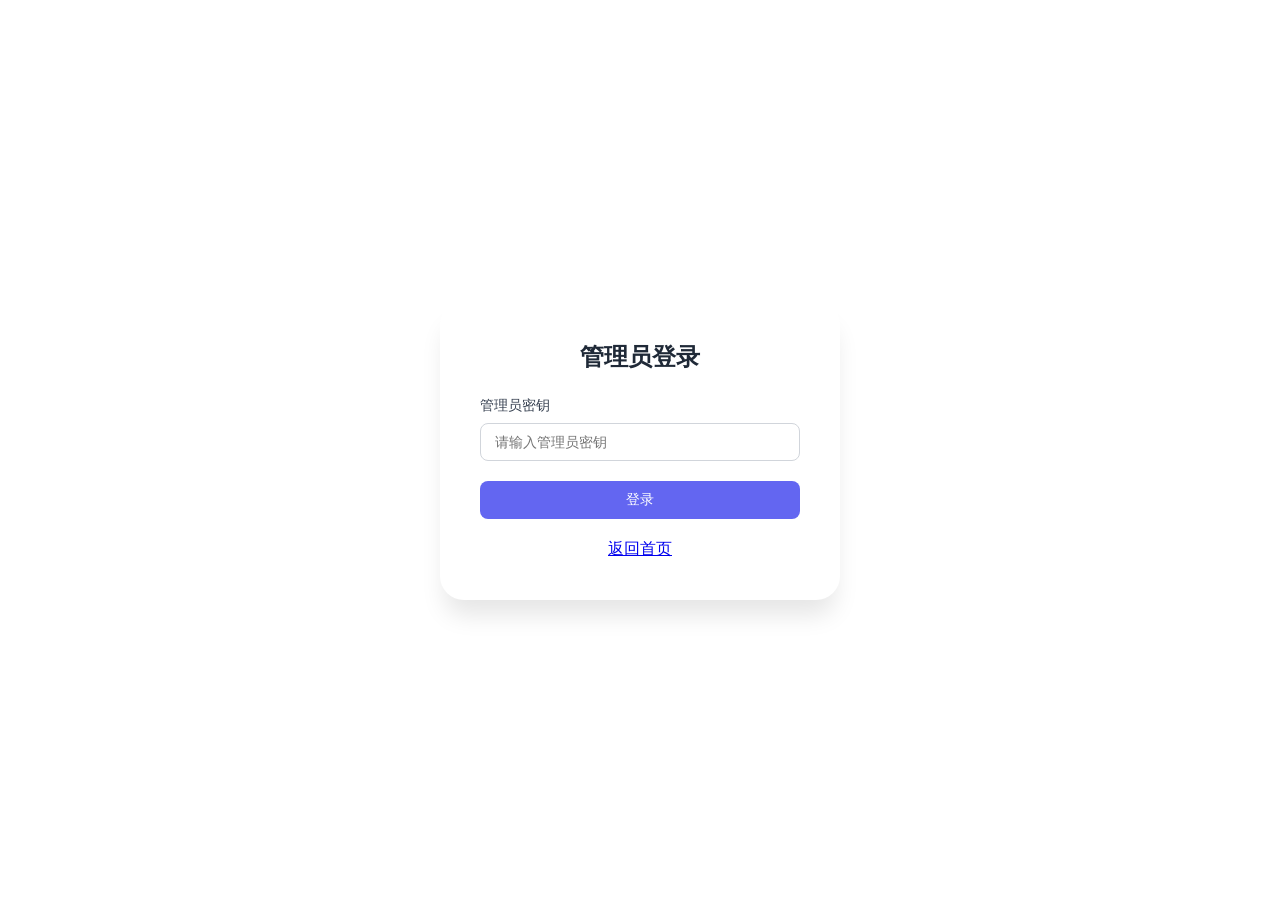
<file: src/main/resources/static/admin-login.html>
<!DOCTYPE html>
<html lang="zh-CN">
<head>
    <meta charset="UTF-8">
    <meta name="viewport" content="width=device-width, initial-scale=1.0">
    <title>管理员登录 - 银幕记忆</title>
    <link rel="stylesheet" href="css/style.css">
    <style>
        .admin-login-page {
            min-height: 100vh;
            display: flex;
            align-items: center;
            justify-content: center;
            padding: 20px;
            background: linear-gradient(135deg, #ffffff 0%, #ffffff 100%);
        }
        .admin-login-card {
            background: var(--white);
            border-radius: var(--radius-xl);
            box-shadow: var(--shadow-xl);
            width: 100%;
            max-width: 400px;
            padding: 40px;
        }
        .admin-icon {
            text-align: center;
            font-size: 48px;
            margin-bottom: 20px;
        }
        .error-message {
            background: #fee2e2;
            color: #991b1b;
            padding: 12px;
            border-radius: var(--radius-md);
            margin-bottom: 20px;
            font-size: 14px;
            display: none;
        }
    </style>
</head>
<body>
<div class="admin-login-page">
    <div class="admin-login-card">

        <h2 style="text-align: center; margin-bottom: 24px;">管理员登录</h2>

        <div id="errorMessage" class="error-message"></div>

        <form id="loginForm">
            <div class="form-group">
                <label class="form-label">管理员密钥</label>
                <input type="password" id="secret" class="form-input" placeholder="请输入管理员密钥" required>
            </div>
            <button type="submit" class="btn btn-primary btn-block">登录</button>
        </form>

        <div style="text-align: center; margin-top: 20px;">
            <a href="index.html">返回首页</a>
        </div>
    </div>
</div>

<script>
    const API_BASE_URL = window.location.origin;

    document.getElementById('loginForm').addEventListener('submit', async (e) => {
        e.preventDefault();
        const secret = document.getElementById('secret').value;
        const errorDiv = document.getElementById('errorMessage');

        if (!secret) {
            errorDiv.textContent = '请输入管理员密钥';
            errorDiv.style.display = 'block';
            return;
        }

        try {
            const response = await fetch(`${API_BASE_URL}/admin/login`, {
                method: 'POST',
                headers: { 'Content-Type': 'application/json' },
                body: JSON.stringify({ secret })
            });
            const result = await response.json();

            if (result.code === 200) {
                window.location.href = 'admin-dashboard.html';
            } else {
                errorDiv.textContent = result.message || '密钥错误';
                errorDiv.style.display = 'block';
            }
        } catch (error) {
            errorDiv.textContent = '网络错误，请稍后重试';
            errorDiv.style.display = 'block';
        }
    });
</script>
</body>
</html>
</file>
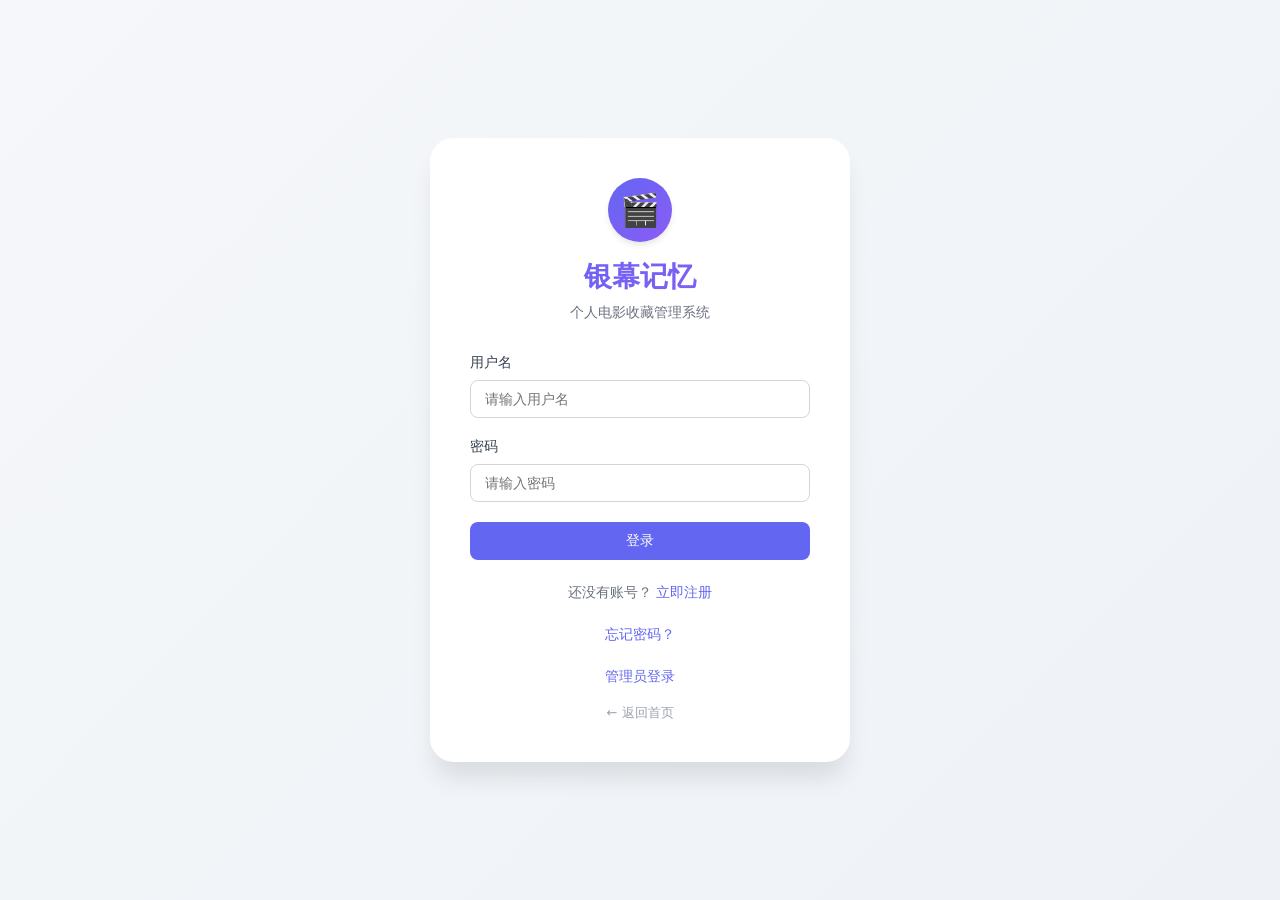
<file: src/main/resources/static/login.html>
<!DOCTYPE html>
<html lang="zh-CN">
<head>
    <meta charset="UTF-8">
    <meta name="viewport" content="width=device-width, initial-scale=1.0, user-scalable=yes">
    <title>登录 - 银幕记忆</title>
    <link rel="stylesheet" href="css/style.css">
</head>
<body>
<div class="login-page">
    <div class="login-card">
        <div class="login-header">
            <div class="brand-icon">🎬</div>
            <h1 class="login-title">银幕记忆</h1>
            <p class="login-subtitle">个人电影收藏管理系统</p>
        </div>
        <div id="errorMessage" class="error-message"></div>
        <form id="loginForm">
            <div class="form-group">
                <label class="form-label">用户名</label>
                <input type="text" id="username" class="form-input" placeholder="请输入用户名" autocomplete="username" required>
            </div>
            <div class="form-group">
                <label class="form-label">密码</label>
                <input type="password" id="password" class="form-input" placeholder="请输入密码" autocomplete="current-password" required>
            </div>
            <button type="submit" id="loginBtn" class="btn btn-primary btn-block">登录</button>
        </form>
        <div class="login-footer">
            还没有账号？ <a href="register.html">立即注册</a>
        </div>
        <div class="login-footer">
            <a href="reset-password.html">忘记密码？</a>
        </div>
        <div class="login-footer">
            <a href="admin-login.html">管理员登录</a>
        </div>
        <div class="back-link">
            <a href="index.html">← 返回首页</a>
        </div>
    </div>
</div>
<script src="js/api.js"></script>
<script src="js/common.js"></script>
<script>
    const form = document.getElementById('loginForm');
    const errorDiv = document.getElementById('errorMessage');
    const loginBtn = document.getElementById('loginBtn');

    const redirectUrl = sessionStorage.getItem('redirectAfterLogin') || 'index.html';

    form.addEventListener('submit', async (e) => {
        e.preventDefault();
        const username = document.getElementById('username').value.trim();
        const password = document.getElementById('password').value;

        if (!username || !password) {
            showToast('请填写用户名和密码', 'error');
            return;
        }

        loginBtn.disabled = true;
        loginBtn.innerHTML = '<span class="spinner"></span> 登录中...';

        try {
            console.log('正在登录:', username);
            const result = await userAPI.login(username, password);
            console.log('登录响应:', result);

            if (result.code === 200) {
                localStorage.setItem('token', result.data.token);
                localStorage.setItem('user', JSON.stringify(result.data.user));
                showToast('登录成功！正在跳转...', 'success');
                sessionStorage.removeItem('redirectAfterLogin');
                setTimeout(() => {
                    window.location.href = redirectUrl;
                }, 500);
            } else {
                // 详细的错误信息处理
                let errorMsg = '';
                let detailMsg = '';

                switch(result.code) {
                    case 401:
                        errorMsg = '用户名或密码错误';
                        if (result.message) {
                            if (result.message.includes('不存在')) {
                                detailMsg = '该用户名未注册';
                            } else if (result.message.includes('密码')) {
                                detailMsg = '密码输入错误';
                            } else {
                                detailMsg = result.message;
                            }
                        }
                        break;
                    case 400:
                        errorMsg = '请求参数错误';
                        detailMsg = result.message || '请检查输入';
                        break;
                    case 500:
                        errorMsg = '服务器内部错误';
                        detailMsg = result.message || '请稍后重试或联系管理员';
                        break;
                    case 404:
                        errorMsg = '接口不存在';
                        detailMsg = '请检查后端服务是否正常运行';
                        break;
                    default:
                        errorMsg = '登录失败';
                        detailMsg = result.message || '未知错误';
                }

                // 显示弹窗提示
                const fullMsg = detailMsg ? `${errorMsg}：${detailMsg}` : errorMsg;
                showToast(fullMsg, 'error');

                // 同时在页面显示
                errorDiv.innerHTML = `<strong>${errorMsg}</strong>${detailMsg ? '<br><small>' + detailMsg + '</small>' : ''}`;
                errorDiv.style.display = 'block';

                loginBtn.disabled = false;
                loginBtn.innerHTML = '登录';
            }
        } catch (error) {
            console.error('登录错误详情:', error);

            let errorMsg = '网络连接失败';
            let detailMsg = '';

            if (error.message) {
                if (error.message.includes('fetch')) {
                    detailMsg = '无法连接到后端服务，请确认后端已启动';
                } else if (error.message.includes('JSON')) {
                    detailMsg = '后端响应格式错误';
                } else {
                    detailMsg = error.message;
                }
            } else {
                detailMsg = '请检查后端服务是否运行在 http://localhost:8080';
            }

            showToast(`${errorMsg}：${detailMsg}`, 'error');
            errorDiv.innerHTML = `<strong>${errorMsg}</strong><br><small>${detailMsg}</small>`;
            errorDiv.style.display = 'block';

            loginBtn.disabled = false;
            loginBtn.innerHTML = '登录';
        }
    });

    document.getElementById('username').addEventListener('input', () => {
        errorDiv.style.display = 'none';
    });
    document.getElementById('password').addEventListener('input', () => {
        errorDiv.style.display = 'none';
    });
</script>
</body>
</html>
</file>
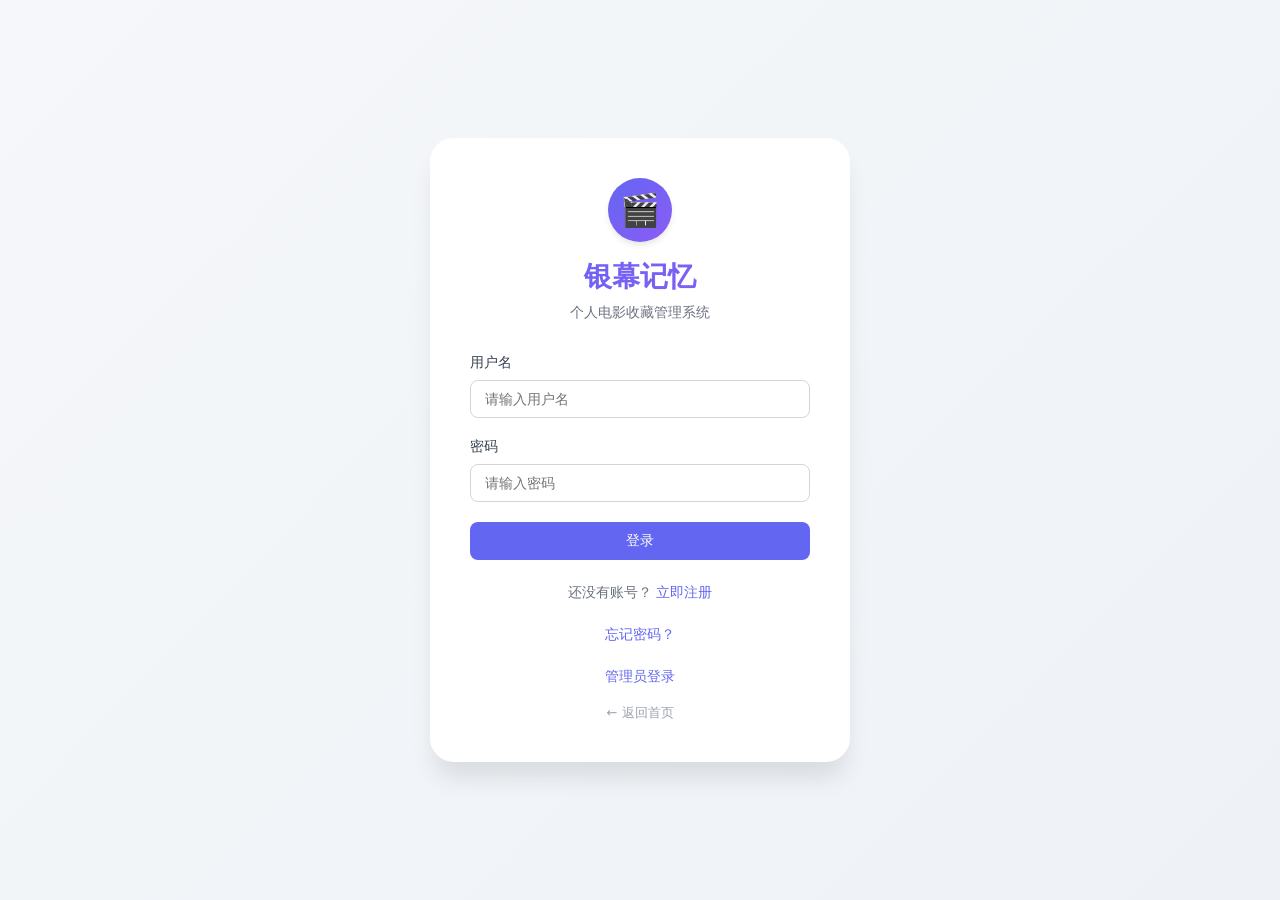
<file: src/main/resources/static/my-collections.html>
<!DOCTYPE html>
<html lang="zh-CN">
<head>
    <meta charset="UTF-8">
    <meta name="viewport" content="width=device-width, initial-scale=1.0, user-scalable=yes">
    <title>我的收藏 - 银幕记忆</title>
    <link rel="stylesheet" href="css/style.css">
</head>
<body>
<nav class="navbar">
    <div class="navbar-container">
        <div class="logo" onclick="window.location.href='index.html'">🎬 银幕记忆</div>
        <div class="nav-menu">
            <a href="top-rated.html">排行榜</a>
            <a href="index.html">发现电影</a>
            <a href="my-collections.html" class="active">我的收藏</a>
            <a href="my-comments.html">我的评价</a>
            <a href="profile.html">个人资料</a>
        </div>
        <div class="nav-links">
            <div class="user-info">
                <span class="username" id="username"></span>
                <button class="logout-btn" onclick="logout()">退出</button>
            </div>
        </div>
    </div>
</nav>

<div class="container">
    <h2 style="margin-bottom: 20px;">我的电影收藏</h2>

    <div class="filter-section">
        <div class="search-bar">
            <input type="text" id="searchKeyword" placeholder="搜索电影名称...">
            <button class="btn btn-primary" id="searchBtn">搜索</button>
        </div>
        <div class="advanced-filters" id="advancedFilters" style="display: none;">
            <div class="filter-item">
                <label class="form-label">导演/演员</label>
                <input type="text" id="filterDirector" class="form-input" placeholder="输入导演或演员姓名">
            </div>
            <div class="filter-item">
                <label class="form-label">评分区间</label>
                <select id="filterRating" class="form-select">
                    <option value="">全部</option>
                    <option value="4.5">4.5星及以上</option>
                    <option value="4">4星及以上</option>
                    <option value="3.5">3.5星及以上</option>
                </select>
            </div>
            <div class="filter-item">
                <label class="form-label">地区</label>
                <select id="filterRegion" class="form-select">
                    <option value="">全部</option>
                    <option value="美国">美国</option>
                    <option value="中国">中国</option>
                    <option value="日本">日本</option>
                </select>
            </div>
            <div class="filter-item">
                <label class="form-label">类型</label>
                <select id="filterGenre" class="form-select">
                    <option value="">全部</option>
                    <option value="动作">动作</option>
                    <option value="喜剧">喜剧</option>
                    <option value="爱情">爱情</option>
                    <option value="科幻">科幻</option>
                </select>
            </div>
        </div>
        <div class="filter-actions">
            <button class="btn btn-secondary" id="toggleFiltersBtn">高级筛选</button>
            <button class="btn btn-secondary" id="resetFiltersBtn">重置</button>
            <button class="btn btn-primary" id="applyFiltersBtn">查询</button>
        </div>
    </div>

    <div id="moviesGrid" class="movies-grid"></div>
    <div id="pagination" class="pagination"></div>
</div>

<!-- 编辑电影模态框 -->
<div id="movieModal" class="modal">
    <div class="modal-content">
        <div class="modal-header">
            <h3 class="modal-title" id="modalTitle">编辑电影</h3>
            <button class="modal-close" id="closeModalBtn">&times;</button>
        </div>
        <div class="modal-body">
            <form id="movieForm">
                <input type="hidden" id="editCollectionId">
                <div class="form-group">
                    <label class="form-label">电影名称</label>
                    <input type="text" id="movieName" class="form-input" readonly disabled>
                </div>
                <div class="form-group">
                    <label class="form-label">个人评分</label>
                    <div id="ratingStars"></div>
                    <input type="hidden" id="personalRating" value="0">
                </div>
                <div class="form-group">
                    <label class="form-label">观影状态</label>
                    <select id="watchStatus" class="form-select">
                        <option value="想看">想看</option>
                        <option value="已看">已看</option>
                        <option value="不感兴趣">不感兴趣</option>
                    </select>
                </div>
                <div class="form-group">
                    <label class="form-label">私人影评</label>
                    <textarea id="privateReview" class="form-textarea" placeholder="写下你的私人观影感受（仅自己可见）"></textarea>
                </div>
            </form>
        </div>
        <div class="modal-footer">
            <button class="btn btn-secondary" id="cancelModalBtn">取消</button>
            <button class="btn btn-primary" id="saveMovieBtn">保存</button>
        </div>
    </div>
</div>

<!-- 删除确认模态框 -->
<div id="deleteModal" class="modal">
    <div class="modal-content" style="max-width: 400px;">
        <div class="modal-header">
            <h3 class="modal-title">确认删除</h3>
            <button class="modal-close" id="closeDeleteModalBtn">&times;</button>
        </div>
        <div class="modal-body">
            <p>确定要删除该电影收藏吗？此操作不可恢复。</p>
        </div>
        <div class="modal-footer">
            <button class="btn btn-secondary" id="cancelDeleteBtn">取消</button>
            <button class="btn btn-danger" id="confirmDeleteBtn">确认删除</button>
        </div>
    </div>
</div>

<script src="js/api.js"></script>
<script src="js/common.js"></script>
<script>
    let currentMovies = [];
    let currentPage = 1;
    let pageSize = 12;
    let deleteTargetId = null;
    let currentRating = 0;
    let filtersVisible = false;

    document.addEventListener('DOMContentLoaded', () => {
        const user = getCurrentUser();
        if (!user) {
            sessionStorage.setItem('redirectAfterLogin', window.location.href);
            window.location.href = 'login.html';
            return;
        }
        document.getElementById('username').textContent = user.username || '用户';

        initRatingStars();
        loadMovies();
        bindEvents();
    });

    function initRatingStars() {
        const container = document.getElementById('ratingStars');
        if (!container) return;
        container.innerHTML = '';
        currentRating = 0;

        for (let i = 1; i <= 5; i++) {
            const star = document.createElement('span');
            star.className = 'star';
            star.setAttribute('data-value', i);
            star.innerHTML = '★';
            star.style.fontSize = '32px';
            star.style.cursor = 'pointer';
            star.style.display = 'inline-block';
            star.style.position = 'relative';

            updateStarDisplay(star, i, currentRating);

            star.onclick = (function(starValue) {
                return function(e) {
                    const rect = this.getBoundingClientRect();
                    const mouseX = e.clientX - rect.left;
                    const starWidth = rect.width;
                    const isHalf = mouseX < starWidth / 2;
                    let newRating = starValue;
                    if (isHalf) {
                        newRating = starValue - 0.5;
                        if (newRating < 0) newRating = 0;
                    }
                    setRating(newRating);
                };
            })(i);

            star.onmousemove = (function(starValue) {
                return function(e) {
                    const rect = this.getBoundingClientRect();
                    const mouseX = e.clientX - rect.left;
                    const starWidth = rect.width;
                    const isHalf = mouseX < starWidth / 2;
                    const previewValue = isHalf ? starValue - 0.5 : starValue;
                    previewRating(previewValue);
                };
            })(i);

            star.onmouseleave = () => resetStarsDisplay();

            container.appendChild(star);
        }
    }

    // 更新单个星星的显示
    function updateStarDisplay(star, starValue, rating) {
        // 清除半星样式
        star.classList.remove('half-star');
        star.style.color = '';

        if (rating >= starValue) {
            // 整星全亮
            star.style.color = '#fbbf24';
        } else if (rating >= starValue - 0.5) {
            // 半星：左半金色，右半灰色
            star.classList.add('half-star');
            star.style.color = '#d1d5db';
        } else {
            // 无星
            star.style.color = '#d1d5db';
        }
    }

    // 预览评分（鼠标悬停时）
    function previewRating(previewValue) {
        const allStars = document.querySelectorAll('#ratingStars .star');
        allStars.forEach((star, index) => {
            const starValue = index + 1;
            star.classList.remove('half-star');

            if (previewValue >= starValue) {
                star.style.color = '#fbbf24';
            } else if (previewValue >= starValue - 0.5) {
                star.classList.add('half-star');
                star.style.color = '#d1d5db';
            } else {
                star.style.color = '#d1d5db';
            }
        });

        // 显示预览分数
        const ratingDisplay = document.getElementById('currentRatingDisplay');
        if (ratingDisplay) {
            ratingDisplay.textContent = previewValue.toFixed(1);
            ratingDisplay.style.color = '#f59e0b';
        }
    }

    // 重置星星显示为当前评分
    function resetStarsDisplay() {
        const allStars = document.querySelectorAll('#ratingStars .star');
        allStars.forEach((star, index) => {
            const starValue = index + 1;
            updateStarDisplay(star, starValue, currentRating);
        });

        // 恢复显示当前评分
        const ratingDisplay = document.getElementById('currentRatingDisplay');
        if (ratingDisplay) {
            ratingDisplay.textContent = currentRating.toFixed(1);
            ratingDisplay.style.color = '';
        }
    }

    // 设置评分
    function setRating(value) {
        currentRating = value;
        document.getElementById('personalRating').value = value;

        // 更新所有星星的显示
        const allStars = document.querySelectorAll('#ratingStars .star');
        allStars.forEach((star, index) => {
            const starValue = index + 1;
            updateStarDisplay(star, starValue, currentRating);
        });

        // 更新评分显示
        const ratingDisplay = document.getElementById('currentRatingDisplay');
        if (ratingDisplay) {
            ratingDisplay.textContent = currentRating.toFixed(1);
        }
    }

    // 更新编辑时的评分显示
    function updateRatingStarsDisplay() {
        const allStars = document.querySelectorAll('#ratingStars .star');
        allStars.forEach((star, index) => {
            const starValue = index + 1;
            updateStarDisplay(star, starValue, currentRating);
        });

        const ratingDisplay = document.getElementById('currentRatingDisplay');
        if (ratingDisplay) {
            ratingDisplay.textContent = currentRating.toFixed(1);
        }
        document.getElementById('personalRating').value = currentRating;
    }

    async function loadMovies() {
        try {
            const result = await movieAPI.getAllMovies();
            if (result.code === 200) {
                currentMovies = result.data || [];
                renderMovies();
            } else {
                showToast(result.message || '加载失败', 'error');
            }
        } catch (error) {
            console.error('加载电影失败:', error);
            showToast('加载电影列表失败', 'error');
        }
    }

    function renderMovies() {
        const start = (currentPage - 1) * pageSize;
        const end = start + pageSize;
        const pageMovies = currentMovies.slice(start, end);
        const grid = document.getElementById('moviesGrid');

        if (pageMovies.length === 0) {
            grid.innerHTML = `<div class="empty-state"><div class="empty-state-icon">🎬</div><p>暂无收藏，去<a href="index.html">发现电影</a>添加吧</p></div>`;
            document.getElementById('pagination').innerHTML = '';
            return;
        }

        grid.innerHTML = pageMovies.map(movie => `
      <div class="card movie-card" data-movie-id="${movie.movieId}">
        <img src="${movie.posterUrl || 'https://via.placeholder.com/300x400?text=No+Poster'}"
             class="movie-poster"
             alt="${escapeHtml(movie.movieName)}"
             onerror="this.src='https://via.placeholder.com/300x400?text=No+Poster'">
        <div class="movie-info">
          <h3 class="movie-title">${escapeHtml(movie.movieName)}</h3>
          <p class="movie-director"><strong>导演：</strong>${escapeHtml(movie.director || '未知')}</p>
          <p class="movie-year"><strong>年份：</strong>${movie.year || '未知'}</p>
          <p class="movie-genre"><strong>类型：</strong>${escapeHtml(movie.genre || '未知')}</p>
          <p class="movie-region"><strong>地区：</strong>${escapeHtml(movie.region || '未知')}</p>
          <div style="display: flex; justify-content: space-between; align-items: center; margin-top: 8px;">
            <div><strong>我的评分：</strong>${renderStars(movie.personalRating || 0, 'small')}</div>
            <span class="watch-status ${movie.watchStatus}">${movie.watchStatus}</span>
          </div>
          <div style="display: flex; gap: 8px; margin-top: 12px;">
            <button class="btn btn-secondary btn-sm edit-movie" data-id="${movie.collectionId}">编辑</button>
            <button class="btn btn-danger btn-sm delete-movie" data-id="${movie.collectionId}">删除</button>
          </div>
        </div>
      </div>
    `).join('');

        // 绑定点击查看详情事件
        document.querySelectorAll('.movie-card').forEach(card => {
            const movieId = card.dataset.movieId;
            card.addEventListener('click', (e) => {
                if (e.target.classList.contains('edit-movie') ||
                    e.target.classList.contains('delete-movie') ||
                    e.target.tagName === 'BUTTON') return;
                // 跳转到电影详情页（可以新建一个页面或使用模态框）
                window.location.href = `movie-detail.html?id=${movieId}`;
            });
        });

        document.querySelectorAll('.edit-movie').forEach(btn => {
            btn.onclick = (e) => {
                e.stopPropagation();
                openEditMovieModal(parseInt(btn.dataset.id));
            };
        });

        document.querySelectorAll('.delete-movie').forEach(btn => {
            btn.onclick = (e) => {
                e.stopPropagation();
                openDeleteModal(parseInt(btn.dataset.id));
            };
        });

        renderPagination();
    }

    function renderPagination() {
        const totalPages = Math.ceil(currentMovies.length / pageSize);
        if (totalPages <= 1) {
            document.getElementById('pagination').innerHTML = '';
            return;
        }
        let html = '';
        for (let i = 1; i <= totalPages; i++) {
            html += `<button class="page-btn ${i === currentPage ? 'active' : ''}" data-page="${i}">${i}</button>`;
        }
        document.getElementById('pagination').innerHTML = html;
        document.querySelectorAll('.page-btn').forEach(btn => {
            btn.onclick = () => {
                currentPage = parseInt(btn.dataset.page);
                renderMovies();
            };
        });
    }

    async function searchMovies() {
        const keyword = document.getElementById('searchKeyword').value;
        if (!keyword) {
            await loadMovies();
            return;
        }
        try {
            const result = await movieAPI.searchMovies({ keyword });
            if (result.code === 200) {
                currentMovies = result.data || [];
                currentPage = 1;
                renderMovies();
            }
        } catch (error) {
            showToast('搜索失败', 'error');
        }
    }

    async function applyFilters() {
        const params = {
            director: document.getElementById('filterDirector').value,
            minRating: document.getElementById('filterRating').value,
            region: document.getElementById('filterRegion').value,
            genre: document.getElementById('filterGenre').value
        };
        Object.keys(params).forEach(key => {
            if (!params[key] || params[key] === '全部') delete params[key];
        });
        try {
            const result = await movieAPI.searchMovies(params);
            if (result.code === 200) {
                currentMovies = result.data || [];
                currentPage = 1;
                renderMovies();
            }
        } catch (error) {
            showToast('筛选失败', 'error');
        }
    }

    function resetFilters() {
        document.getElementById('searchKeyword').value = '';
        document.getElementById('filterDirector').value = '';
        document.getElementById('filterRating').value = '';
        document.getElementById('filterRegion').value = '';
        document.getElementById('filterGenre').value = '';
        loadMovies();
    }

    function toggleAdvancedFilters() {
        filtersVisible = !filtersVisible;
        document.getElementById('advancedFilters').style.display = filtersVisible ? 'flex' : 'none';
        document.getElementById('toggleFiltersBtn').textContent = filtersVisible ? '收起筛选' : '高级筛选';
    }

    function openEditMovieModal(collectionId) {
        const movie = currentMovies.find(m => m.collectionId === collectionId);
        if (!movie) return;
        document.getElementById('modalTitle').textContent = '编辑电影';
        document.getElementById('editCollectionId').value = movie.collectionId;
        document.getElementById('movieName').value = movie.movieName || '';
        document.getElementById('watchStatus').value = movie.watchStatus || '想看';
        document.getElementById('privateReview').value = movie.privateReview || '';
        currentRating = movie.personalRating || 0;
        updateRatingStarsDisplay();
        document.getElementById('movieModal').classList.add('show');
    }

    function closeMovieModal() {
        document.getElementById('movieModal').classList.remove('show');
    }

    async function saveMovie() {
        const collectionId = document.getElementById('editCollectionId').value;
        const movieData = {
            personalRating: currentRating,
            watchStatus: document.getElementById('watchStatus').value,
            privateReview: document.getElementById('privateReview').value
        };
        try {
            const result = await movieAPI.updateMovie(collectionId, movieData);
            if (result.code === 200) {
                showToast('更新成功', 'success');
                closeMovieModal();
                await loadMovies();
            } else {
                showToast(result.message, 'error');
            }
        } catch (error) {
            showToast('保存失败', 'error');
        }
    }

    function openDeleteModal(collectionId) {
        deleteTargetId = collectionId;
        document.getElementById('deleteModal').classList.add('show');
    }

    function closeDeleteModal() {
        deleteTargetId = null;
        document.getElementById('deleteModal').classList.remove('show');
    }

    async function confirmDelete() {
        if (!deleteTargetId) return;
        try {
            const result = await movieAPI.deleteMovie(deleteTargetId);
            if (result.code === 200) {
                showToast('删除成功', 'success');
                closeDeleteModal();
                await loadMovies();
            } else {
                showToast(result.message, 'error');
            }
        } catch (error) {
            showToast('删除失败', 'error');
        }
    }

    function bindEvents() {
        document.getElementById('searchBtn')?.addEventListener('click', searchMovies);
        document.getElementById('resetFiltersBtn')?.addEventListener('click', resetFilters);
        document.getElementById('applyFiltersBtn')?.addEventListener('click', applyFilters);
        document.getElementById('toggleFiltersBtn')?.addEventListener('click', toggleAdvancedFilters);
        document.getElementById('closeModalBtn')?.addEventListener('click', closeMovieModal);
        document.getElementById('cancelModalBtn')?.addEventListener('click', closeMovieModal);
        document.getElementById('saveMovieBtn')?.addEventListener('click', saveMovie);
        document.getElementById('closeDeleteModalBtn')?.addEventListener('click', closeDeleteModal);
        document.getElementById('cancelDeleteBtn')?.addEventListener('click', closeDeleteModal);
        document.getElementById('confirmDeleteBtn')?.addEventListener('click', confirmDelete);
    }
</script>
</body>
</html>
</file>
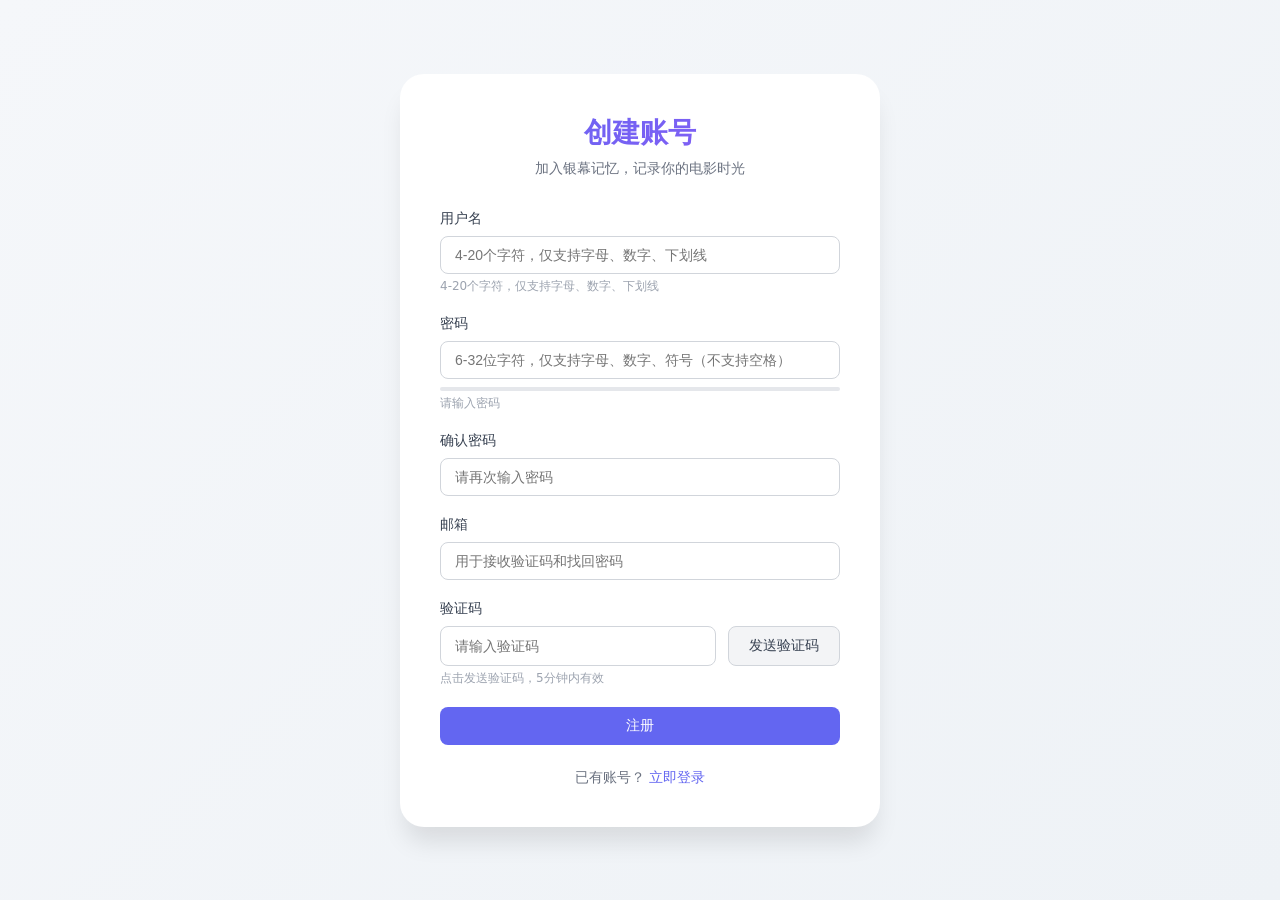
<file: src/main/resources/static/register.html>
<!DOCTYPE html>
<html lang="zh-CN">
<head>
  <meta charset="UTF-8">
  <meta name="viewport" content="width=device-width, initial-scale=1.0, user-scalable=yes">
  <title>注册 - 银幕记忆</title>
  <link rel="stylesheet" href="css/style.css">
  <style>
    /* 验证码输入行样式 */
    .code-input-group {
      display: flex;
      gap: 12px;
    }
    .code-input-group .form-input {
      flex: 1;
    }
    .code-input-group .btn {
      white-space: nowrap;
      min-width: 110px;
    }
    .btn:disabled {
      opacity: 0.6;
      cursor: not-allowed;
    }
  </style>
</head>
<body>
<div class="register-page">
  <div class="register-card">
    <div class="register-header">
      <h1 class="register-title">创建账号</h1>
      <p class="register-subtitle">加入银幕记忆，记录你的电影时光</p>
    </div>

    <div id="errorMessage" class="error-message"></div>
    <div id="successMessage" class="success-message" style="background: #d1fae5; color: #059669; padding: 12px; border-radius: var(--radius-md); margin-bottom: 20px; font-size: 14px; display: none;"></div>

    <form id="registerForm">
      <div class="form-group">
        <label class="form-label">用户名</label>
        <input type="text" id="username" class="form-input" placeholder="4-20个字符，仅支持字母、数字、下划线" required>
        <span class="form-hint">4-20个字符，仅支持字母、数字、下划线</span>
      </div>

      <div class="form-group">
        <label class="form-label">密码</label>
        <input type="password" id="password" class="form-input" placeholder="6-32位字符，仅支持字母、数字、符号（不支持空格）" required>
        <div class="password-strength">
          <div class="password-strength-bar" id="strengthBar"></div>
        </div>
        <span class="form-hint password-strength-text" id="strengthText">请输入密码</span>
      </div>

      <div class="form-group">
        <label class="form-label">确认密码</label>
        <input type="password" id="confirmPassword" class="form-input" placeholder="请再次输入密码" required>
      </div>

      <div class="form-group">
        <label class="form-label">邮箱</label>
        <input type="email" id="email" class="form-input" placeholder="用于接收验证码和找回密码" required>
      </div>

      <div class="form-group">
        <label class="form-label">验证码</label>
        <div class="code-input-group">
          <input type="text" id="code" class="form-input" placeholder="请输入验证码" required>
          <button type="button" class="btn btn-secondary" id="sendCodeBtn">发送验证码</button>
        </div>
        <span class="form-hint" id="codeHint">点击发送验证码，5分钟内有效</span>
      </div>

      <button type="submit" id="registerBtn" class="btn btn-primary btn-block">注册</button>
    </form>

    <div class="register-footer">
      已有账号？ <a href="login.html">立即登录</a>
    </div>
  </div>
</div>

<script src="js/api.js"></script>
<script src="js/common.js"></script>
<script>
  const form = document.getElementById('registerForm');
  const errorDiv = document.getElementById('errorMessage');
  const successDiv = document.getElementById('successMessage');
  const registerBtn = document.getElementById('registerBtn');
  const passwordInput = document.getElementById('password');
  const sendCodeBtn = document.getElementById('sendCodeBtn');

  // 倒计时相关变量
  let countdown = 60;
  let timer = null;
  // 密码强度检测
  function checkPasswordStrength(password) {
    let strength = 0;
    if (password.length >= 8) strength++;
    if (password.match(/[a-z]/)) strength++;
    if (password.match(/[A-Z]/)) strength++;
    if (password.match(/[0-9]/)) strength++;
    if (password.match(/[^a-zA-Z0-9]/)) strength++;

    const bar = document.getElementById('strengthBar');
    const text = document.getElementById('strengthText');

    if (password.length === 0) {
      bar.style.width = '0%';
      bar.style.background = '';
      text.textContent = '请输入密码';
      return;
    }

    if (strength <= 2) {
      bar.style.width = '33%';
      bar.style.background = '#ef4444';
      text.textContent = '弱密码';
    } else if (strength <= 4) {
      bar.style.width = '66%';
      bar.style.background = '#f59e0b';
      text.textContent = '中等密码';
    } else {
      bar.style.width = '100%';
      bar.style.background = '#10b981';
      text.textContent = '强密码';
    }
  }

  // 显示错误信息
  function showError(message) {
    errorDiv.textContent = message;
    errorDiv.style.display = 'block';
    successDiv.style.display = 'none';
    setTimeout(() => {
      errorDiv.style.display = 'none';
    }, 5000);
  }

  // 显示成功信息
  function showSuccess(message) {
    successDiv.textContent = message;
    successDiv.style.display = 'block';
    errorDiv.style.display = 'none';
    setTimeout(() => {
      successDiv.style.display = 'none';
    }, 5000);
  }

  // 开始倒计时
  function startCountdown() {
    sendCodeBtn.disabled = true;
    timer = setInterval(() => {
      countdown--;
      sendCodeBtn.textContent = `${countdown}秒后重试`;
      if (countdown <= 0) {
        clearInterval(timer);
        sendCodeBtn.disabled = false;
        sendCodeBtn.textContent = '发送验证码';
        countdown = 60;
      }
    }, 1000);
  }

  // 发送验证码
  sendCodeBtn.addEventListener('click', async () => {
    const email = document.getElementById('email').value.trim();

    // 验证邮箱
    const emailRegex = /^[^\s@]+@[^\s@]+\.[^\s@]+$/;
    if (!email) {
      showError('请先填写邮箱');
      document.getElementById('email').focus();
      return;
    }
    if (!emailRegex.test(email)) {
      showError('请输入有效的邮箱地址');
      document.getElementById('email').focus();
      return;
    }

    try {
      sendCodeBtn.disabled = true;
      sendCodeBtn.textContent = '发送中...';

      const response = await fetch(`${API_BASE_URL}/user/send-code?email=${encodeURIComponent(email)}`, {
        method: 'POST'
      });
      const result = await response.json();

      if (result.code === 200) {
        showSuccess(result.message || '验证码已发送，请查收邮件');
        startCountdown();
      } else {
        showError(result.message || '发送失败，请稍后重试');
        sendCodeBtn.disabled = false;
        sendCodeBtn.textContent = '发送验证码';
      }
    } catch (error) {
      console.error('发送验证码错误:', error);
      showError('网络错误，请检查网络连接');
      sendCodeBtn.disabled = false;
      sendCodeBtn.textContent = '发送验证码';
    }
  });

  passwordInput.addEventListener('input', (e) => {
    checkPasswordStrength(e.target.value);
  });

  form.addEventListener('submit', async (e) => {
    e.preventDefault();

    const username = document.getElementById('username').value.trim();
    const password = passwordInput.value;
    const confirmPassword = document.getElementById('confirmPassword').value;
    const email = document.getElementById('email').value.trim();
    const code = document.getElementById('code').value.trim();

    // 验证用户名
    const usernameRegex = /^[a-zA-Z0-9_]{4,20}$/;
    if (!usernameRegex.test(username)) {
      showError('用户名必须为4-20位字母、数字或下划线');
      return;
    }

    // 验证密码长度
    if (password.length < 6 || password.length > 32) {
      showError('密码长度必须为6-32位');
      return;
    }

    // 密码格式校验：不允许空格，只能包含数字、字母、符号
    const passwordRegex = /^[A-Za-z0-9!@#$%^&*()_+\-=\[\]{};':"\\|,.<>\/?~`]+$/;
    if (!passwordRegex.test(password)) {
      showError('密码只能包含数字、字母和符号，不能包含空格');
      return;
    }

    // 验证密码一致性
    if (password !== confirmPassword) {
      showError('两次输入的密码不一致');
      return;
    }

    // 验证邮箱
    const emailRegex = /^[^\s@]+@[^\s@]+\.[^\s@]+$/;
    if (!emailRegex.test(email)) {
      showError('请输入有效的邮箱地址');
      return;
    }

    // 验证验证码
    if (!code) {
      showError('请输入验证码');
      return;
    }

    registerBtn.disabled = true;
    registerBtn.innerHTML = '<span class="spinner"></span> 注册中...';

    try {
      // 调用 userAPI.register，需要传递验证码
      const result = await userAPI.register(username, password, email, code);

      if (result.code === 200) {
        showSuccess('注册成功！正在跳转到登录页...');
        setTimeout(() => {
          window.location.href = 'login.html';
        }, 1500);
      } else {
        showError(result.message || '注册失败');
        registerBtn.disabled = false;
        registerBtn.innerHTML = '注册';
      }
    } catch (error) {
      console.error('注册错误:', error);
      showError('网络错误，请检查后端服务是否启动');
      registerBtn.disabled = false;
      registerBtn.innerHTML = '注册';
    }
  });

  // 输入时隐藏错误
  ['username', 'password', 'confirmPassword', 'email', 'code'].forEach(id => {
    const element = document.getElementById(id);
    if (element) {
      element.addEventListener('input', () => {
        errorDiv.style.display = 'none';
        successDiv.style.display = 'none';
      });
    }
  });
</script>
</body>
</html>
</file>
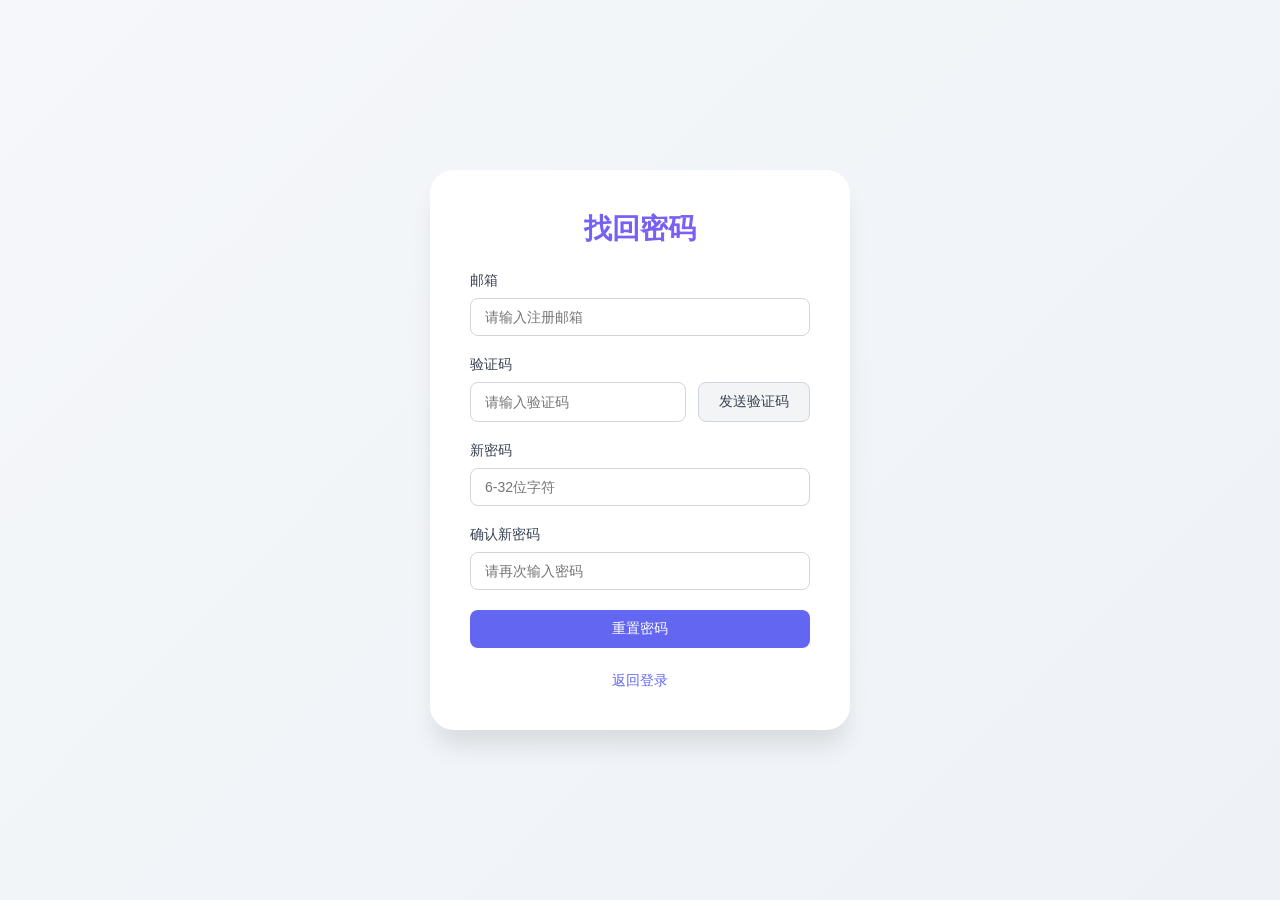
<file: src/main/resources/static/reset-password.html>
<!DOCTYPE html>
<html lang="zh-CN">
<head>
    <meta charset="UTF-8">
    <meta name="viewport" content="width=device-width, initial-scale=1.0">
    <title>找回密码 - 银幕记忆</title>
    <link rel="stylesheet" href="css/style.css">
    <style>
        .reset-page {
            min-height: 100vh;
            display: flex;
            align-items: center;
            justify-content: center;
            padding: 20px;
            background: linear-gradient(135deg, #f5f7fa 0%, #eef2f6 100%);
        }
        .reset-card {
            background: var(--white);
            border-radius: var(--radius-xl);
            box-shadow: var(--shadow-xl);
            width: 100%;
            max-width: 420px;
            padding: 40px;
        }
        .error-message {
            background: #fee2e2;
            color: #991b1b;
            padding: 12px;
            border-radius: var(--radius-md);
            margin-bottom: 20px;
            font-size: 14px;
            display: none;
        }
        .success-message {
            background: #d1fae5;
            color: #059669;
            padding: 12px;
            border-radius: var(--radius-md);
            margin-bottom: 20px;
            font-size: 14px;
            display: none;
        }
    </style>
</head>
<body>
<div class="reset-page">
    <div class="reset-card">
        <h1 class="login-title" style="text-align: center; margin-bottom: 24px;">找回密码</h1>

        <div id="errorMessage" class="error-message"></div>
        <div id="successMessage" class="success-message"></div>

        <form id="resetForm">
            <div class="form-group">
                <label class="form-label">邮箱</label>
                <input type="email" id="email" class="form-input" placeholder="请输入注册邮箱" required>
            </div>

            <div class="form-group">
                <label class="form-label">验证码</label>
                <div style="display: flex; gap: 12px;">
                    <input type="text" id="code" class="form-input" placeholder="请输入验证码" required style="flex: 1;">
                    <button type="button" class="btn btn-secondary" id="sendCodeBtn" style="white-space: nowrap;">发送验证码</button>
                </div>
            </div>

            <div class="form-group">
                <label class="form-label">新密码</label>
                <input type="password" id="newPassword" class="form-input" placeholder="6-32位字符" required>
            </div>

            <div class="form-group">
                <label class="form-label">确认新密码</label>
                <input type="password" id="confirmPassword" class="form-input" placeholder="请再次输入密码" required>
            </div>

            <button type="submit" class="btn btn-primary btn-block">重置密码</button>
        </form>

        <div class="login-footer">
            <a href="login.html">返回登录</a>
        </div>
    </div>
</div>

<script>
    const API_BASE_URL = window.location.origin;
    let countdown = 60;
    let timer = null;

    // 发送验证码
    document.getElementById('sendCodeBtn').addEventListener('click', async () => {
        const email = document.getElementById('email').value.trim();

        if (!email) {
            showError('请先填写邮箱');
            return;
        }

        const emailRegex = /^[^\s@]+@[^\s@]+\.[^\s@]+$/;
        if (!emailRegex.test(email)) {
            showError('请输入有效的邮箱地址');
            return;
        }

        try {
            const response = await fetch(`${API_BASE_URL}/user/send-reset-code?email=${encodeURIComponent(email)}`, {
                method: 'POST'
            });
            const result = await response.json();

            if (result.code === 200) {
                showSuccess('验证码已发送，请查收邮件');
                startCountdown();
            } else {
                showError(result.message);
            }
        } catch (error) {
            showError('发送失败，请稍后重试');
        }
    });

    function startCountdown() {
        const btn = document.getElementById('sendCodeBtn');
        btn.disabled = true;
        timer = setInterval(() => {
            countdown--;
            btn.textContent = `${countdown}秒后重试`;
            if (countdown <= 0) {
                clearInterval(timer);
                btn.disabled = false;
                btn.textContent = '发送验证码';
                countdown = 60;
            }
        }, 1000);
    }

    // 重置密码
    document.getElementById('resetForm').addEventListener('submit', async (e) => {
        e.preventDefault();

        const email = document.getElementById('email').value.trim();
        const code = document.getElementById('code').value.trim();
        const newPassword = document.getElementById('newPassword').value;
        const confirmPassword = document.getElementById('confirmPassword').value;

        // 验证密码长度
        if (newPassword.length < 6) {
            showError('密码长度至少6位');
            return;
        }

        // 密码格式校验：不允许空格，只能包含数字、字母、符号
        const passwordRegex = /^[A-Za-z0-9!@#$%^&*()_+\-=\[\]{};':"\\|,.<>\/?~`]+$/;
        if (!passwordRegex.test(newPassword)) {
            showError('密码只能包含数字、字母和符号，不能包含空格');
            return;
        }

        if (newPassword !== confirmPassword) {
            showError('两次输入的密码不一致');
            return;
        }

        try {
            const response = await fetch(`${API_BASE_URL}/user/reset-password`, {
                method: 'POST',
                headers: { 'Content-Type': 'application/json' },
                body: JSON.stringify({ email, code, newPassword })
            });
            const result = await response.json();

            if (result.code === 200) {
                showSuccess('密码重置成功！3秒后跳转到登录页');
                setTimeout(() => {
                    window.location.href = 'login.html';
                }, 3000);
            } else {
                showError(result.message);
            }
        } catch (error) {
            showError('重置失败，请稍后重试');
        }
    });

    function showError(msg) {
        const errorDiv = document.getElementById('errorMessage');
        const successDiv = document.getElementById('successMessage');
        errorDiv.textContent = msg;
        errorDiv.style.display = 'block';
        successDiv.style.display = 'none';
        setTimeout(() => {
            errorDiv.style.display = 'none';
        }, 3000);
    }

    function showSuccess(msg) {
        const errorDiv = document.getElementById('errorMessage');
        const successDiv = document.getElementById('successMessage');
        successDiv.textContent = msg;
        successDiv.style.display = 'block';
        errorDiv.style.display = 'none';
        setTimeout(() => {
            successDiv.style.display = 'none';
        }, 3000);
    }
</script>
</body>
</html>
</file>
<file: src/main/resources/static/css/style.css>
/* ==================== 全局样式 ==================== */
* {
  margin: 0;
  padding: 0;
  box-sizing: border-box;
}

:root {
  --primary: #6366f1;
  --primary-dark: #4f46e5;
  --primary-light: #e0e7ff;
  --secondary: #8b5cf6;
  --success: #10b981;
  --danger: #ef4444;
  --warning: #f59e0b;
  --info: #3b82f6;
  --dark: #1f2937;
  --gray-50: #f9fafb;
  --gray-100: #f3f4f6;
  --gray-200: #e5e7eb;
  --gray-300: #d1d5db;
  --gray-400: #9ca3af;
  --gray-500: #6b7280;
  --gray-600: #4b5563;
  --gray-700: #374151;
  --gray-800: #1f2937;
  --white: #ffffff;
  --radius-sm: 8px;
  --radius-md: 12px;
  --radius-lg: 16px;
  --radius-xl: 24px;
  --shadow-sm: 0 1px 2px 0 rgb(0 0 0 / 0.05);
  --shadow-md: 0 4px 6px -1px rgb(0 0 0 / 0.1);
  --shadow-lg: 0 10px 15px -3px rgb(0 0 0 / 0.1);
  --shadow-xl: 0 20px 25px -5px rgb(0 0 0 / 0.1);
}

body {
  font-family: 'Inter', system-ui, -apple-system, 'Segoe UI', sans-serif;
  background: linear-gradient(135deg, #f5f7fa 0%, #eef2f6 100%);
  min-height: 100vh;
  color: var(--dark);
}

/* ==================== 导航栏 ==================== */
.navbar {
  background: var(--white);
  box-shadow: var(--shadow-sm);
  position: sticky;
  top: 0;
  z-index: 100;
}

.navbar-container {
  max-width: 1400px;
  margin: 0 auto;
  padding: 0 24px;
  display: flex;
  justify-content: space-between;
  align-items: center;
  height: 64px;
}

.logo {
  font-size: 1.5rem;
  font-weight: 700;
  background: linear-gradient(135deg, var(--primary), var(--secondary));
  -webkit-background-clip: text;
  background-clip: text;
  color: transparent;
  cursor: pointer;
}

.nav-links {
  display: flex;
  align-items: center;
  gap: 24px;
}

.nav-links a {
  text-decoration: none;
  color: var(--gray-600);
  font-weight: 500;
  transition: color 0.2s;
}

.nav-links a:hover,
.nav-links a.active {
  color: var(--primary);
}

/* 导航菜单（发现电影/我的收藏等） */
.nav-menu {
  display: flex;
  gap: 8px;
  margin-left: 40px;
}

.nav-menu a {
  padding: 8px 16px;
  border-radius: var(--radius-sm);
  text-decoration: none;
  color: var(--gray-600);
  transition: all 0.2s;
}

.nav-menu a:hover,
.nav-menu a.active {
  background: var(--primary-light);
  color: var(--primary);
}

.user-info {
  display: flex;
  align-items: center;
  gap: 16px;
}

.username {
  font-weight: 500;
  color: var(--gray-700);
}

.logout-btn {
  background: none;
  border: 1px solid var(--gray-300);
  padding: 6px 16px;
  border-radius: var(--radius-sm);
  cursor: pointer;
  font-size: 0.875rem;
  transition: all 0.2s;
}

.logout-btn:hover {
  background: var(--danger);
  color: white;
  border-color: var(--danger);
}

/* ==================== 容器 ==================== */
.container {
  max-width: 1400px;
  margin: 0 auto;
  padding: 32px 24px;
}

/* ==================== 卡片 ==================== */
.card {
  background: var(--white);
  border-radius: var(--radius-lg);
  box-shadow: var(--shadow-sm);
  transition: transform 0.2s, box-shadow 0.2s;
}

.card:hover {
  box-shadow: var(--shadow-md);
}

/* ==================== 电影网格 & 卡片 ==================== */
.movies-grid {
  display: grid;
  grid-template-columns: repeat(auto-fill, minmax(260px, 1fr));
  gap: 24px;
  margin-top: 24px;
}

.movie-card {
  cursor: pointer;
  overflow: hidden;
  transition: all 0.3s;
}

.movie-card:hover {
  transform: translateY(-4px);
  box-shadow: var(--shadow-lg);
}

.movie-poster {
  width: 100%;
  height: 360px;
  object-fit: cover;
  border-radius: var(--radius-md);
}

.movie-info {
  padding: 16px;
}

.movie-title {
  font-size: 1.1rem;
  font-weight: 600;
  margin-bottom: 4px;
  overflow: hidden;
  text-overflow: ellipsis;
  white-space: nowrap;
}

.movie-director,
.movie-year {
  font-size: 0.8rem;
  color: var(--gray-500);
}

/* ==================== 表单样式 ==================== */
.form-group {
  margin-bottom: 20px;
}

.form-label {
  display: block;
  font-size: 0.875rem;
  font-weight: 500;
  margin-bottom: 8px;
  color: var(--gray-700);
}

.form-input,
.form-select,
.form-textarea {
  width: 100%;
  padding: 10px 14px;
  border: 1px solid var(--gray-300);
  border-radius: var(--radius-sm);
  font-size: 0.875rem;
  transition: all 0.2s;
}

.form-input:focus,
.form-select:focus,
.form-textarea:focus {
  outline: none;
  border-color: var(--primary);
  box-shadow: 0 0 0 3px var(--primary-light);
}

.form-textarea {
  min-height: 100px;
  resize: vertical;
}

.form-hint {
  display: block;
  font-size: 0.75rem;
  color: var(--gray-400);
  margin-top: 4px;
}

/* ==================== 按钮样式 ==================== */
.btn {
  display: inline-flex;
  align-items: center;
  justify-content: center;
  gap: 8px;
  padding: 10px 20px;
  font-size: 0.875rem;
  font-weight: 500;
  border: none;
  border-radius: var(--radius-sm);
  cursor: pointer;
  transition: all 0.2s;
}

.btn-primary {
  background: var(--primary);
  color: white;
}

.btn-primary:hover {
  background: var(--primary-dark);
  transform: translateY(-1px);
}

.btn-secondary {
  background: var(--gray-100);
  color: var(--gray-700);
  border: 1px solid var(--gray-300);
}

.btn-secondary:hover {
  background: var(--gray-200);
}

.btn-danger {
  background: var(--danger);
  color: white;
}

.btn-danger:hover {
  background: #dc2626;
}

.btn-success {
  background: var(--success);
  color: white;
}

.btn-sm {
  padding: 6px 12px;
  font-size: 0.75rem;
}

.btn-block {
  width: 100%;
}

/* ==================== 筛选区域 ==================== */
.filter-section {
  background: var(--white);
  border-radius: var(--radius-lg);
  padding: 20px;
  margin-bottom: 24px;
}

.search-bar {
  display: flex;
  gap: 12px;
  margin-bottom: 16px;
  width: 100%;
}

.search-bar input {
  flex: 1;
  min-width: 0;  /* 防止 flex 溢出 */
  padding: 10px 14px;
  border: 1px solid var(--gray-300);
  border-radius: var(--radius-sm);
  font-size: 0.875rem;
}

.search-bar input:focus {
  outline: none;
  border-color: var(--primary);
  box-shadow: 0 0 0 3px var(--primary-light);
}

.search-bar .btn {
  flex-shrink: 0;  /* 按钮宽度不变 */
}

.search-input {
  flex: 1;
  padding: 10px 14px;
  border: 1px solid var(--gray-300);
  border-radius: var(--radius-sm);
  font-size: 0.875rem;
}

.advanced-filters {
  display: flex;
  flex-wrap: wrap;
  gap: 16px;
  margin-bottom: 16px;
}

.filter-item {
  flex: 1;
  min-width: 150px;
}

.filter-actions {
  display: flex;
  gap: 12px;
  justify-content: flex-end;
}

/* ==================== 分页 ==================== */
.pagination {
  display: flex;
  justify-content: center;
  gap: 8px;
  margin-top: 32px;
}

.page-btn {
  padding: 8px 14px;
  border: 1px solid var(--gray-300);
  background: var(--white);
  border-radius: var(--radius-sm);
  cursor: pointer;
  transition: all 0.2s;
}

.page-btn:hover {
  border-color: var(--primary);
  color: var(--primary);
}

.page-btn.active {
  background: var(--primary);
  color: white;
  border-color: var(--primary);
}

/* ==================== 星星评分组件 ==================== */
.stars-container {
  display: inline-flex;
  gap: 4px;
}

.star {
  font-size: 20px;
  cursor: pointer;
  transition: all 0.2s;
  color: var(--gray-400);
}

.star.active {
  color: #fbbf24;
}

.star-large {
  font-size: 28px;
}

.star-small {
  font-size: 14px;
}

/* ==================== 模态框 ==================== */
.modal {
  display: none;
  position: fixed;
  top: 0;
  left: 0;
  width: 100%;
  height: 100%;
  background: rgba(0, 0, 0, 0.5);
  z-index: 1000;
  align-items: center;
  justify-content: center;
}

.modal.show {
  display: flex;
}

.modal-content {
  background: var(--white);
  border-radius: var(--radius-lg);
  max-width: 600px;
  width: 90%;
  max-height: 85vh;
  overflow-y: auto;
  animation: modalSlideIn 0.3s ease;
}

@keyframes modalSlideIn {
  from {
    opacity: 0;
    transform: translateY(-30px);
  }
  to {
    opacity: 1;
    transform: translateY(0);
  }
}

.modal-header {
  display: flex;
  justify-content: space-between;
  align-items: center;
  padding: 20px 24px;
  border-bottom: 1px solid var(--gray-200);
}

.modal-title {
  font-size: 1.25rem;
  font-weight: 600;
}

.modal-close {
  background: none;
  border: none;
  font-size: 24px;
  cursor: pointer;
  color: var(--gray-400);
  transition: color 0.2s;
}

.modal-close:hover {
  color: var(--danger);
}

.modal-body {
  padding: 24px;
}

.modal-footer {
  padding: 16px 24px;
  border-top: 1px solid var(--gray-200);
  display: flex;
  justify-content: flex-end;
  gap: 12px;
}

/* ==================== 标签页 ==================== */
.tabs {
  display: flex;
  gap: 12px;
  margin-bottom: 20px;
}

.tab-btn {
  flex: 1;
  padding: 10px;
  background: var(--gray-100);
  border: 1px solid var(--gray-300);
  border-radius: var(--radius-sm);
  cursor: pointer;
  font-size: 0.875rem;
  transition: all 0.2s;
}

.tab-btn.active {
  background: var(--primary);
  color: white;
  border-color: var(--primary);
}

.tab-pane {
  display: none;
}

.tab-pane.active {
  display: block;
}

/* ==================== 评价列表 ==================== */
.comment-list {
  display: flex;
  flex-direction: column;
  gap: 16px;
}

.comment-item {
  background: var(--white);
  border-radius: var(--radius-md);
  padding: 20px;
  box-shadow: var(--shadow-sm);
  transition: box-shadow 0.2s;
}

.comment-item:hover {
  box-shadow: var(--shadow-md);
}

.comment-header {
  display: flex;
  justify-content: space-between;
  align-items: center;
  margin-bottom: 8px;
}

.comment-user {
  font-weight: 600;
  color: var(--primary);
  display: flex;
  align-items: center;
  gap: 8px;
}

.user-avatar {
  width: 32px;
  height: 32px;
  background: linear-gradient(135deg, var(--primary), var(--secondary));
  border-radius: 50%;
  display: flex;
  align-items: center;
  justify-content: center;
  color: white;
  font-weight: 600;
  font-size: 14px;
}

.comment-time {
  font-size: 0.75rem;
  color: var(--gray-400);
}

.comment-rating {
  margin-bottom: 12px;
}

.comment-content {
  line-height: 1.6;
  margin-bottom: 12px;
  color: var(--gray-600);
}

.comment-actions {
  display: flex;
  gap: 8px;
  justify-content: flex-end;
  margin-top: 12px;
  padding-top: 12px;
  border-top: 1px solid var(--gray-100);
}

/* ==================== 观影状态标签 ==================== */
.watch-status {
  display: inline-block;
  padding: 2px 8px;
  border-radius: 20px;
  font-size: 0.7rem;
  font-weight: 500;
}

.watch-status.想看 {
  background: #fef3c7;
  color: #d97706;
}

.watch-status.已看 {
  background: #d1fae5;
  color: #059669;
}

.watch-status.不感兴趣 {
  background: #fee2e2;
  color: #dc2626;
}

/* ==================== Toast 提示 ==================== */
.toast {
  position: fixed;
  bottom: 24px;
  left: 50%;
  transform: translateX(-50%) translateY(100px);
  background: var(--dark);
  color: white;
  padding: 12px 24px;
  border-radius: 40px;
  font-size: 0.875rem;
  z-index: 1100;
  transition: transform 0.3s, opacity 0.3s;
  opacity: 0;
  display: flex;
  align-items: center;
  gap: 8px;
}

.toast.show {
  transform: translateX(-50%) translateY(0);
  opacity: 1;
}

.toast.success {
  background: var(--success);
}

.toast.error {
  background: var(--danger);
}

.toast.warning {
  background: var(--warning);
}

/* ==================== 加载状态 ==================== */
.loading {
  pointer-events: none;
  opacity: 0.6;
}

.spinner {
  width: 16px;
  height: 16px;
  border: 2px solid rgba(255, 255, 255, 0.3);
  border-top-color: white;
  border-radius: 50%;
  animation: spin 0.6s linear infinite;
  display: inline-block;
}

@keyframes spin {
  to {
    transform: rotate(360deg);
  }
}

/* ==================== 电影详情页 ==================== */
.movie-detail-header {
  display: flex;
  flex-wrap: wrap;
  gap: 32px;
  background: var(--white);
  border-radius: var(--radius-lg);
  padding: 32px;
  margin-bottom: 32px;
}

.movie-detail-poster {
  width: 240px;
  height: 360px;
  object-fit: cover;
  border-radius: var(--radius-md);
  box-shadow: var(--shadow-md);
}

.movie-detail-info {
  flex: 1;
}

.movie-detail-title {
  font-size: 2rem;
  font-weight: 700;
  margin-bottom: 12px;
}

.movie-detail-meta {
  color: var(--gray-500);
  margin-bottom: 16px;
}

.movie-detail-meta p {
  margin-bottom: 8px;
}

.average-rating {
  margin-bottom: 16px;
  padding: 12px;
  background: var(--gray-100);
  border-radius: var(--radius-md);
}

.average-rating-label {
  font-weight: 500;
  margin-right: 12px;
}

.my-rating {
  margin-bottom: 20px;
}

/* ==================== 发现电影页面专用样式 ==================== */
.hero-section {
  text-align: center;
  padding: 40px 20px;
  background: linear-gradient(135deg, var(--primary-light), #e8ecff);
  border-radius: var(--radius-xl);
  margin-bottom: 32px;
}

.hero-title {
  font-size: 2.5rem;
  font-weight: 700;
  background: linear-gradient(135deg, var(--primary), var(--secondary));
  -webkit-background-clip: text;
  background-clip: text;
  color: transparent;
  margin-bottom: 12px;
}

.hero-subtitle {
  color: var(--gray-600);
  font-size: 1rem;
}

.search-section {
  background: var(--white);
  border-radius: var(--radius-lg);
  padding: 24px;
  margin-bottom: 24px;
  box-shadow: var(--shadow-sm);
}

.search-row {
  display: flex;
  gap: 16px;
  margin-bottom: 16px;
  flex-wrap: wrap;
}

.search-input-group {
  flex: 1;
  min-width: 200px;
}

.search-input-group label {
  display: block;
  font-size: 0.75rem;
  color: var(--gray-500);
  margin-bottom: 4px;
}

.search-input-group input,
.search-input-group select {
  width: 100%;
  padding: 10px 12px;
  border: 1px solid var(--gray-300);
  border-radius: var(--radius-sm);
  font-size: 0.875rem;
}

.search-actions {
  display: flex;
  gap: 12px;
  justify-content: flex-end;
  margin-top: 16px;
}

.loading-more {
  text-align: center;
  padding: 40px;
}

.login-prompt-modal .modal-content {
  max-width: 380px;
  text-align: center;
}

#loginPromptModal {
  z-index: 2000 !important;
}

.login-prompt-icon {
  font-size: 48px;
  margin-bottom: 16px;
}

/* ==================== 登录页面样式 ==================== */
.login-page {
  min-height: 100vh;
  display: flex;
  align-items: center;
  justify-content: center;
  padding: 20px;
  background: linear-gradient(135deg, #f5f7fa 0%, #eef2f6 100%);
}

.login-card {
  background: var(--white);
  border-radius: var(--radius-xl);
  box-shadow: var(--shadow-xl);
  width: 100%;
  max-width: 420px;
  padding: 40px;
}

.login-header {
  text-align: center;
  margin-bottom: 32px;
}

.brand-icon {
  width: 64px;
  height: 64px;
  background: linear-gradient(135deg, var(--primary), var(--secondary));
  margin: 0 auto 16px;
  border-radius: 32px;
  display: flex;
  align-items: center;
  justify-content: center;
  font-size: 32px;
  box-shadow: var(--shadow-md);
}

.login-title {
  font-size: 28px;
  font-weight: 700;
  background: linear-gradient(135deg, var(--primary), var(--secondary));
  -webkit-background-clip: text;
  background-clip: text;
  color: transparent;
  margin-bottom: 8px;
}

.login-subtitle {
  color: var(--gray-500);
  font-size: 14px;
}

.error-message {
  background: #fee2e2;
  color: #991b1b;
  padding: 12px;
  border-radius: var(--radius-md);
  margin-bottom: 20px;
  font-size: 14px;
  display: none;
}

.login-footer {
  text-align: center;
  margin-top: 24px;
  color: var(--gray-500);
  font-size: 14px;
}

.login-footer a {
  color: var(--primary);
  text-decoration: none;
  font-weight: 500;
}

.back-link {
  text-align: center;
  margin-top: 16px;
}

.back-link a {
  color: var(--gray-400);
  text-decoration: none;
  font-size: 13px;
}

/* ==================== 注册页面样式 ==================== */
.register-page {
  min-height: 100vh;
  display: flex;
  align-items: center;
  justify-content: center;
  padding: 20px;
}

.register-card {
  background: var(--white);
  border-radius: var(--radius-xl);
  box-shadow: var(--shadow-xl);
  width: 100%;
  max-width: 480px;
  padding: 40px;
}

.register-header {
  text-align: center;
  margin-bottom: 32px;
}

.register-title {
  font-size: 28px;
  font-weight: 700;
  background: linear-gradient(135deg, var(--primary), var(--secondary));
  -webkit-background-clip: text;
  background-clip: text;
  color: transparent;
  margin-bottom: 8px;
}

.register-subtitle {
  color: var(--gray-500);
  font-size: 14px;
}

.register-footer {
  text-align: center;
  margin-top: 24px;
  color: var(--gray-500);
  font-size: 14px;
}

.register-footer a {
  color: var(--primary);
  text-decoration: none;
  font-weight: 500;
}

.password-strength {
  margin-top: 8px;
  height: 4px;
  background: var(--gray-200);
  border-radius: 2px;
  overflow: hidden;
}

.password-strength-bar {
  height: 100%;
  width: 0%;
  transition: width 0.3s;
}

.password-strength-text {
  font-size: 12px;
  margin-top: 4px;
}

/* ==================== 个人资料页面样式 ==================== */
.profile-card {
  background: var(--white);
  border-radius: var(--radius-xl);
  box-shadow: var(--shadow-lg);
  max-width: 600px;
  margin: 0 auto;
  overflow: hidden;
}

.profile-header {
  background: linear-gradient(135deg, var(--primary), var(--secondary));
  padding: 40px;
  text-align: center;
  color: white;
}

.profile-avatar {
  width: 100px;
  height: 100px;
  background: rgba(255,255,255,0.2);
  border-radius: 50%;
  display: flex;
  align-items: center;
  justify-content: center;
  font-size: 48px;
  margin: 0 auto 16px;
}

.profile-username {
  font-size: 24px;
  font-weight: 600;
}

.profile-body {
  padding: 32px;
}

.info-row {
  display: flex;
  padding: 12px 0;
  border-bottom: 1px solid var(--gray-200);
}

.info-label {
  width: 100px;
  font-weight: 500;
  color: var(--gray-600);
}

.info-value {
  flex: 1;
  color: var(--gray-800);
}

.edit-btn {
  margin-top: 24px;
  width: 100%;
}

.stats-grid {
  display: flex;
  gap: 16px;
  margin-top: 24px;
}

.stat-card {
  flex: 1;
  background: var(--gray-100);
  border-radius: var(--radius-md);
  padding: 16px;
  text-align: center;
}

.stat-number {
  font-size: 28px;
  font-weight: 700;
  color: var(--primary);
}

.stat-label {
  font-size: 12px;
  color: var(--gray-500);
  margin-top: 4px;
}

/* ==================== 空状态 ==================== */
.empty-state {
  text-align: center;
  padding: 60px 20px;
  background: var(--white);
  border-radius: var(--radius-lg);
}

.empty-state-icon {
  font-size: 48px;
  margin-bottom: 16px;
}

.empty-state-text {
  color: var(--gray-500);
  margin-bottom: 20px;
}

/* ==================== 工具类 ==================== */
.text-center {
  text-align: center;
}

.text-muted {
  color: var(--gray-400);
}

.mt-2 {
  margin-top: 8px;
}

.mt-3 {
  margin-top: 16px;
}

.mt-4 {
  margin-top: 24px;
}

.mb-2 {
  margin-bottom: 8px;
}

.mb-3 {
  margin-bottom: 16px;
}

.mb-4 {
  margin-bottom: 24px;
}

/* ==================== 响应式设计 ==================== */
/* ==================== 响应式设计 - 平板 (768px以下) ==================== */
@media (max-width: 768px) {
  /* 导航栏响应式 */
  .navbar-container {
    flex-wrap: wrap;
    height: auto;
    padding: 12px 16px;
    gap: 12px;
  }

  .logo {
    font-size: 1.25rem;
  }

  .nav-menu {
    margin-left: 0;
    order: 2;
    width: 100%;
    justify-content: center;
    flex-wrap: wrap;
  }

  .nav-menu a {
    padding: 6px 12px;
    font-size: 0.875rem;
  }

  .nav-links {
    order: 1;
  }

  /* 容器内边距调整 */
  .container {
    padding: 20px 16px;
  }

  /* 电影网格 - 平板 */
  .movies-grid {
    grid-template-columns: repeat(auto-fill, minmax(180px, 1fr));
    gap: 16px;
  }

  .movie-poster {
    height: 260px;
  }

  /* 电影卡片信息 */
  .movie-title {
    font-size: 0.95rem;
    white-space: normal;
    line-height: 1.3;
    min-height: 2.6em;
  }

  .movie-director,
  .movie-year {
    font-size: 0.7rem;
  }

  /* 搜索区域 */
  .hero-section {
    padding: 30px 16px;
  }

  .hero-title {
    font-size: 1.75rem;
  }

  .hero-subtitle {
    font-size: 0.875rem;
  }

  .search-section {
    padding: 16px;
  }

  .search-row {
    flex-direction: column;
    gap: 12px;
  }

  .search-input-group {
    min-width: auto;
  }

  .search-actions {
    flex-direction: column;
  }

  .search-actions .btn {
    width: 100%;
  }

  /* 筛选区域 */
  .filter-section {
    padding: 16px;
  }

  .search-bar {
    flex-direction: column;
  }

  .search-bar .btn {
    width: 100%;
  }

  .advanced-filters {
    flex-direction: column;
  }

  .filter-actions {
    flex-direction: column;
  }

  .filter-actions .btn {
    width: 100%;
  }

  /* 电影详情页 */
  .movie-detail-header {
    flex-direction: column;
    align-items: center;
    text-align: center;
    padding: 20px;
  }

  .movie-detail-poster {
    width: 180px;
    height: 270px;
  }

  .movie-detail-title {
    font-size: 1.5rem;
  }

  /* 模态框 */
  .modal-content {
    width: 95%;
    margin: 16px;
    max-height: 90vh;
  }

  .modal-body {
    padding: 16px;
  }

  /* 按钮组 */
  .modal-footer {
    flex-direction: column;
  }

  .modal-footer .btn {
    width: 100%;
  }

  /* 分页 */
  .pagination {
    flex-wrap: wrap;
    gap: 6px;
  }

  .page-btn {
    padding: 6px 12px;
    font-size: 0.75rem;
  }

  /* 评论列表 */
  .comment-item {
    padding: 16px;
  }

  .comment-header {
    flex-direction: column;
    align-items: flex-start;
    gap: 4px;
  }

  .comment-actions {
    justify-content: flex-start;
  }

  /* 个人资料页 */
  .profile-card {
    margin: 0 16px;
  }

  .profile-header {
    padding: 30px 20px;
  }

  .profile-avatar {
    width: 80px;
    height: 80px;
    font-size: 36px;
  }

  .profile-username {
    font-size: 1.25rem;
  }

  .profile-body {
    padding: 20px;
  }

  .info-row {
    flex-direction: column;
    gap: 4px;
  }

  .info-label {
    width: auto;
  }

  .stats-grid {
    flex-direction: column;
    gap: 12px;
  }

  /* 登录/注册卡片 */
  .login-card,
  .register-card {
    padding: 24px 20px;
    margin: 0 16px;
  }

  .login-title,
  .register-title {
    font-size: 1.5rem;
  }
}

/* ==================== 响应式设计 - 手机 (480px以下) ==================== */
@media (max-width: 480px) {
  /* 导航栏 */
  .nav-menu {
    gap: 4px;
  }

  .nav-menu a {
    padding: 4px 8px;
    font-size: 0.75rem;
  }

  .username {
    font-size: 0.875rem;
  }

  .logout-btn {
    padding: 4px 12px;
    font-size: 0.75rem;
  }

  /* 电影网格 - 手机 */
  .movies-grid {
    grid-template-columns: repeat(auto-fill, minmax(150px, 1fr));
    gap: 12px;
  }

  .movie-poster {
    height: 220px;
  }

  .movie-info {
    padding: 12px;
  }

  .movie-title {
    font-size: 0.85rem;
  }

  .btn-sm {
    padding: 4px 8px;
    font-size: 0.7rem;
  }

  /* 评分星星 */
  .star {
    font-size: 16px;
  }

  .star-large {
    font-size: 22px;
  }

  /* Toast 提示 */
  .toast {
    left: 16px;
    right: 16px;
    transform: translateX(0);
    width: auto;
    font-size: 0.75rem;
    padding: 10px 16px;
  }

  .toast.show {
    transform: translateX(0);
  }

  /* 空状态 */
  .empty-state {
    padding: 40px 16px;
  }

  .empty-state-icon {
    font-size: 36px;
  }

  /* 电影详情页评分显示 */
  .average-rating {
    font-size: 0.875rem;
  }
}

/* ==================== 响应式设计 - 超大屏幕 (1400px以上) ==================== */
@media (min-width: 1400px) {
  .container {
    max-width: 1400px;
  }

  .movies-grid {
    grid-template-columns: repeat(auto-fill, minmax(280px, 1fr));
    gap: 28px;
  }

  .movie-poster {
    height: 400px;
  }
}

/* 移动端触摸优化 */
@media (max-width: 768px) {
  button,
  .btn,
  .movie-card,
  .page-btn,
  .nav-menu a,
  .modal-close,
  .logout-btn {
    cursor: pointer;
    -webkit-tap-highlight-color: transparent;
  }

  /* 增大可点击区域 */
  .btn-sm {
    min-height: 36px;
  }

  /* 滚动优化 */
  .modal-content {
    -webkit-overflow-scrolling: touch;
  }
}

/* 电影卡片详细信息 */
.movie-director,
.movie-year,
.movie-genre,
.movie-region {
  font-size: 0.75rem;
  color: var(--gray-600);
  margin-bottom: 4px;
  line-height: 1.4;
}

.movie-director strong,
.movie-year strong,
.movie-genre strong,
.movie-region strong {
  color: var(--gray-700);
  margin-right: 4px;
}

/* ==================== 增强分页样式 ==================== */
.pagination-container {
  display: flex;
  justify-content: center;
  align-items: center;
  flex-wrap: wrap;
  gap: 8px;
  margin-top: 32px;
}

.page-btn {
  padding: 8px 14px;
  border: 1px solid var(--gray-300);
  background: var(--white);
  border-radius: var(--radius-sm);
  cursor: pointer;
  transition: all 0.2s;
  font-size: 0.875rem;
}

.page-btn:hover:not(.disabled):not(.active) {
  border-color: var(--primary);
  color: var(--primary);
}

.page-btn.active {
  background: var(--primary);
  color: white;
  border-color: var(--primary);
}

.page-btn.disabled {
  opacity: 0.5;
  cursor: not-allowed;
  background: var(--gray-100);
}

.page-ellipsis {
  padding: 0 4px;
  color: var(--gray-400);
}

.page-jump {
  display: inline-flex;
  align-items: center;
  gap: 8px;
  margin-left: 8px;
  padding-left: 8px;
  border-left: 1px solid var(--gray-300);
}

.page-jump span {
  font-size: 0.875rem;
  color: var(--gray-600);
}

.page-jump-input {
  padding: 6px 8px;
  border: 1px solid var(--gray-300);
  border-radius: var(--radius-sm);
  font-size: 0.875rem;
  text-align: center;
}

.page-jump-input:focus {
  outline: none;
  border-color: var(--primary);
  box-shadow: 0 0 0 2px var(--primary-light);
}

.page-jump-btn {
  padding: 6px 12px;
  background: var(--gray-100);
  border: 1px solid var(--gray-300);
  cursor: pointer;
}

.page-jump-btn:hover {
  background: var(--primary);
  color: white;
  border-color: var(--primary);
}

/* 移动端适配 */
@media (max-width: 768px) {
  .pagination-container {
    gap: 6px;
  }

  .page-btn {
    padding: 6px 10px;
    font-size: 0.75rem;
  }

  .page-jump {
    margin-left: 0;
    padding-left: 0;
    border-left: none;
    width: 100%;
    justify-content: center;
    margin-top: 8px;
    padding-top: 8px;
    border-top: 1px solid var(--gray-200);
  }

  .page-jump-input {
    width: 50px !important;
  }
}

/* ==================== 半星样式（左半实心、右半空心） ==================== */
.star {
  position: relative;
  display: inline-block;
  transition: all 0.2s ease;
}

/* 半星：左半部分金色，右半部分灰色 */
.star.half-star {
  color: #d1d5db;  /* 右半部分灰色 */
}

.star.half-star::before {
  content: '★';
  position: absolute;
  left: 0;
  top: 0;
  width: 50%;
  overflow: hidden;
  color: #fbbf24;  /* 左半部分金色 */
  z-index: 1;
}

/* 评分星星容器 */
#ratingStars {
  display: flex;
  gap: 8px;
  align-items: center;
}

#ratingStars .star {
  font-size: 32px;
  cursor: pointer;
  transition: transform 0.2s;
}

#ratingStars .star:hover {
  transform: scale(1.1);
}

/* 评分显示文字 */
.rating-value-display {
  margin-top: 8px;
  font-size: 14px;
  color: var(--gray-600);
}

.rating-value-display span {
  font-weight: 600;
  color: var(--primary);
}

/* 卡片中的星星样式 */
.stars-container {
  display: inline-flex;
  gap: 2px;
  align-items: center;
}

.star-small {
  font-size: 14px;
}

.star-small.half-star::before {
  font-size: 14px;
}

.star-large {
  font-size: 24px;
}

.star-large.half-star::before {
  font-size: 24px;
}
/* ==================== 分类侧边栏样式 ==================== */
.category-sidebar {
  width: 240px;
  flex-shrink: 0;
  background: var(--white);
  border-radius: var(--radius-lg);
  box-shadow: var(--shadow-sm);
  overflow: hidden;
}

.movies-content {
  flex: 1;
  min-width: 0;
}

.category-header {
  display: flex;
  justify-content: space-between;
  align-items: center;
  padding: 16px;
  border-bottom: 1px solid var(--gray-200);
}

.category-header h3 {
  font-size: 1rem;
  margin: 0;
}

.category-list {
  padding: 8px 0;
}

.category-item {
  display: flex;
  align-items: center;
  padding: 10px 16px;
  cursor: pointer;
  transition: all 0.2s;
  position: relative;
}

.category-item:hover {
  background: var(--gray-100);
}

.category-item.active {
  background: var(--primary-light);
  border-left: 3px solid var(--primary);
}

.category-icon {
  font-size: 1.1rem;
  margin-right: 10px;
}

.category-name {
  flex: 1;
  font-size: 0.875rem;
  color: var(--gray-700);
}

.category-count {
  font-size: 0.75rem;
  color: var(--gray-400);
  background: var(--gray-100);
  padding: 2px 6px;
  border-radius: 20px;
  margin-left: 8px;
}

.category-delete {
  opacity: 0;
  background: none;
  border: none;
  font-size: 12px;
  color: var(--gray-400);
  cursor: pointer;
  padding: 4px 6px;
  border-radius: var(--radius-sm);
  transition: all 0.2s;
}

.category-item:hover .category-delete {
  opacity: 1;
}

.category-delete:hover {
  background: var(--danger);
  color: white;
}

/* ==================== 批量管理样式 ==================== */
.batch-bar {
  background: var(--primary-light);
  border-radius: var(--radius-md);
  padding: 12px 20px;
  margin-bottom: 20px;
  display: flex;
  justify-content: space-between;
  align-items: center;
  flex-wrap: wrap;
  gap: 12px;
}

.batch-bar #selectedCount {
  font-weight: 500;
  color: var(--primary);
}

/* 电影卡片选中状态 */
.movie-card.selected {
  border: 2px solid var(--primary);
  box-shadow: 0 4px 12px rgba(99, 102, 241, 0.2);
}

.movie-checkbox-wrapper {
  position: absolute;
  top: 8px;
  left: 8px;
  z-index: 10;
}

.movie-checkbox {
  width: 22px;
  height: 22px;
  cursor: pointer;
  background: var(--white);
  border-radius: 4px;
  border: 2px solid var(--primary);
}

.movie-card {
  position: relative;
}

/* 分类标签 */
.movie-category-badge {
  font-size: 0.7rem;
  color: var(--primary);
  background: var(--primary-light);
  display: inline-block;
  padding: 2px 8px;
  border-radius: 12px;
  margin-top: 6px;
}

/* 响应式：侧边栏在手机端变为顶部横向滚动 */
@media (max-width: 768px) {
  .category-sidebar {
    width: 100%;
    margin-bottom: 16px;
  }

  .category-list {
    display: flex;
    overflow-x: auto;
    padding: 8px 12px;
    gap: 8px;
  }

  .category-item {
    flex-shrink: 0;
    border-radius: 20px;
    padding: 6px 14px;
  }

  .category-item.active {
    border-left: none;
    border: 1px solid var(--primary);
  }

  .category-count {
    margin-left: 6px;
  }

  .batch-bar {
    flex-direction: column;
    align-items: stretch;
  }

  .batch-bar > div:last-child {
    justify-content: space-between;
  }
}

/* 添加到 style.css */
.btn-like, .btn-reply, .btn-edit, .btn-delete {
  transition: all 0.2s;
}

.btn-like:hover { color: var(--primary) !important; }
.btn-reply:hover { color: var(--primary) !important; }
.btn-edit:hover { color: var(--primary) !important; }
.btn-delete:hover { color: var(--danger) !important; }

.btn-show-more {
  background: none;
  border: none;
  color: var(--primary);
  font-size: 12px;
  cursor: pointer;
  padding: 4px 0;
  transition: opacity 0.2s;
}

.btn-show-more:hover {
  opacity: 0.7;
}

.collapsed-replies {
  margin-left: 32px;
  margin-top: 8px;
}

/* 评论项悬停效果 */
.comment-item {
  transition: all 0.2s ease;
}

.comment-item:hover {
  box-shadow: var(--shadow-sm);
}

/* 按钮悬停效果 */
.btn-like:hover, .btn-reply:hover, .btn-edit:hover {
  background: var(--gray-100) !important;
  color: var(--primary) !important;
}

.btn-delete:hover {
  background: #fee2e2 !important;
  color: var(--danger) !important;
}

/* 折叠/展开按钮动画 */
.toggle-replies-btn {
  transition: all 0.2s;
}

.toggle-replies-btn:hover {
  opacity: 0.7;
  transform: translateX(2px);
}

.toggle-icon {
  display: inline-block;
  transition: transform 0.2s;
}

/* 回复区域动画 */
.reply-input-area {
  animation: fadeIn 0.2s ease;
}

@keyframes fadeIn {
  from {
    opacity: 0;
    transform: translateY(-5px);
  }
  to {
    opacity: 1;
    transform: translateY(0);
  }
}

/* 回复容器过渡效果 */
.replies-container {
  transition: all 0.2s;
}

/* 不同层级背景色定义 */
:root {
  --gray-50: #f9fafb;
}

.nav-avatar, .global-avatar {
  width: 32px;
  height: 32px;
  border-radius: 50%;
  object-fit: cover;
  border: 2px solid var(--primary-light);
}

.profile-avatar {
  position: relative;
  width: 100px;
  height: 100px;
  margin: 0 auto 16px;
  cursor: pointer;
}

.profile-avatar:hover .avatar-upload-hint {
  opacity: 1;
}

.avatar-upload-hint {
  opacity: 0;
  transition: opacity 0.2s;
}

.comment-avatar {
  width: 28px;
  height: 28px;
  border-radius: 50%;
  object-fit: cover;
  border: 1px solid var(--gray-200);
  background: var(--gray-100);
}

.comment-item[data-level="0"] { background-color: var(--white); }
.comment-item[data-level="1"] { background-color: var(--gray-50); }
.comment-item[data-level="2"] { background-color: var(--gray-100); }
.comment-item[data-level="3"] { background-color: var(--primary-light); }
</file>
